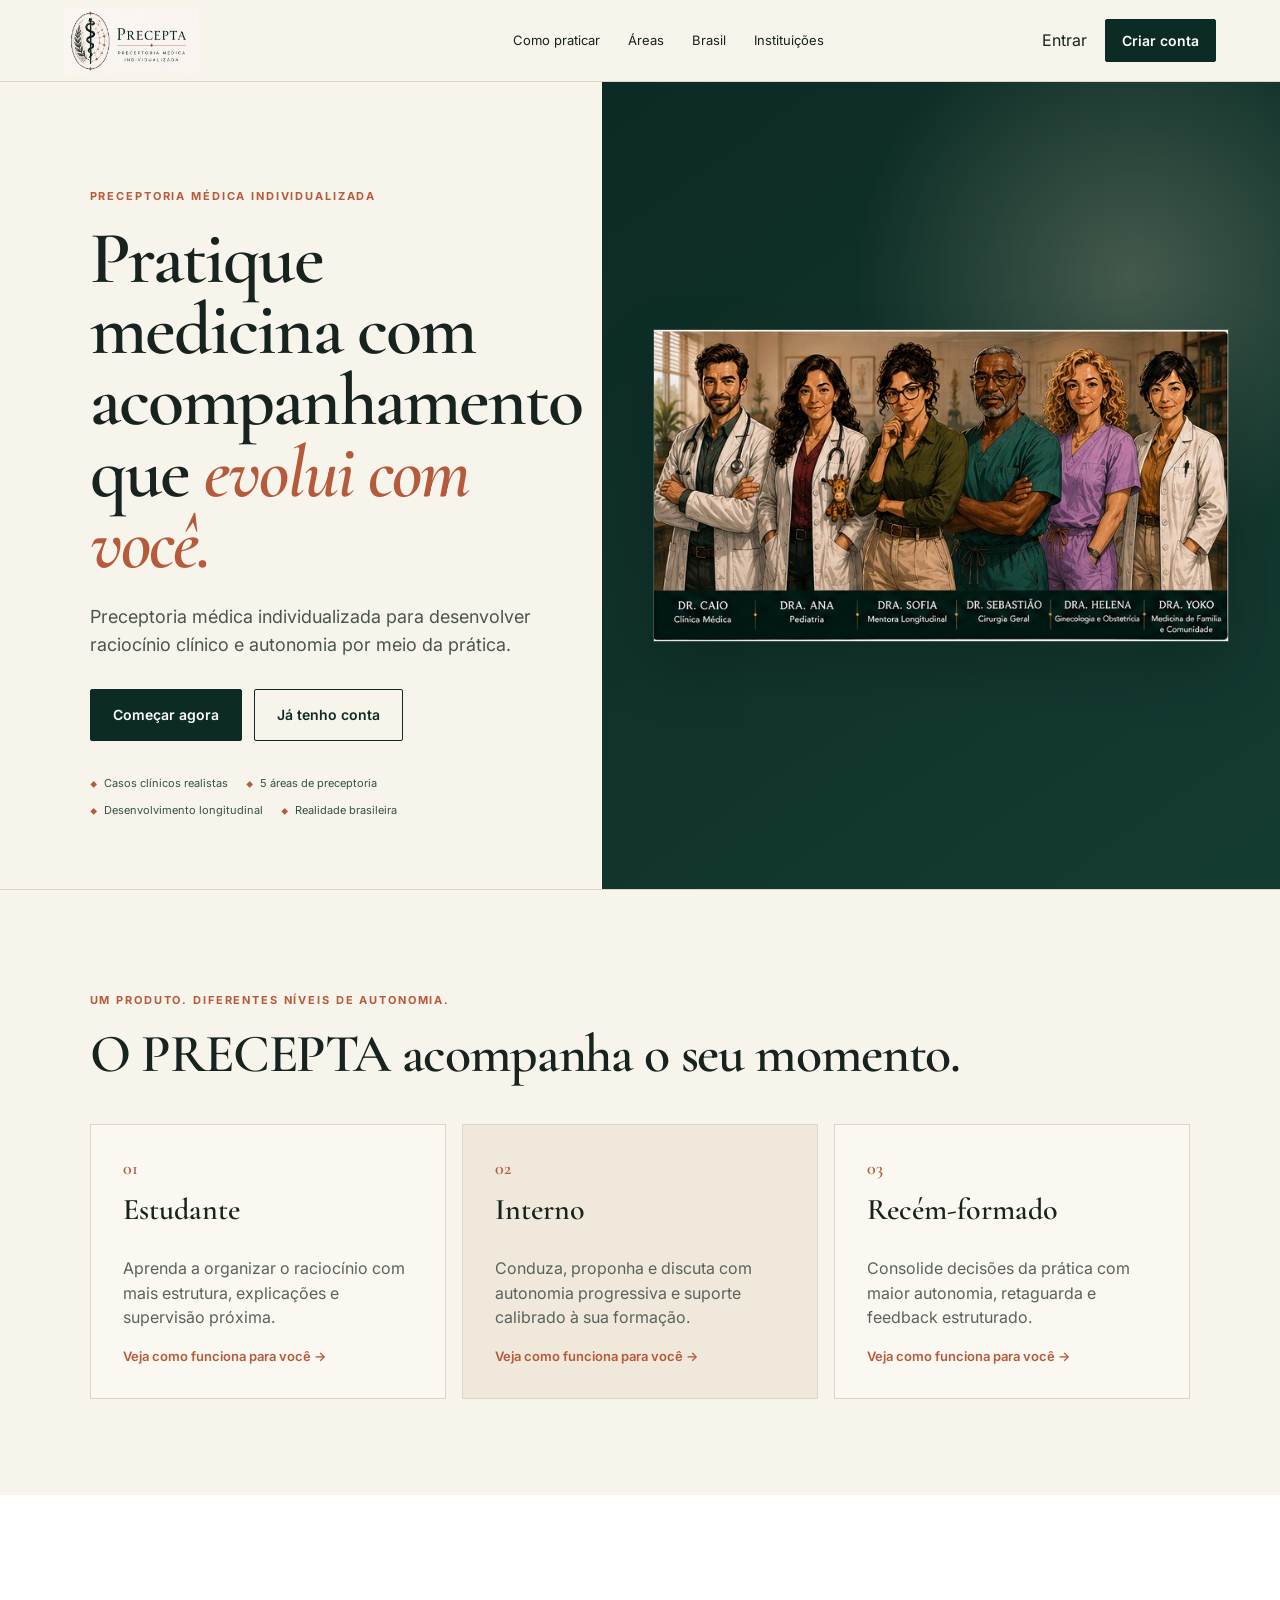
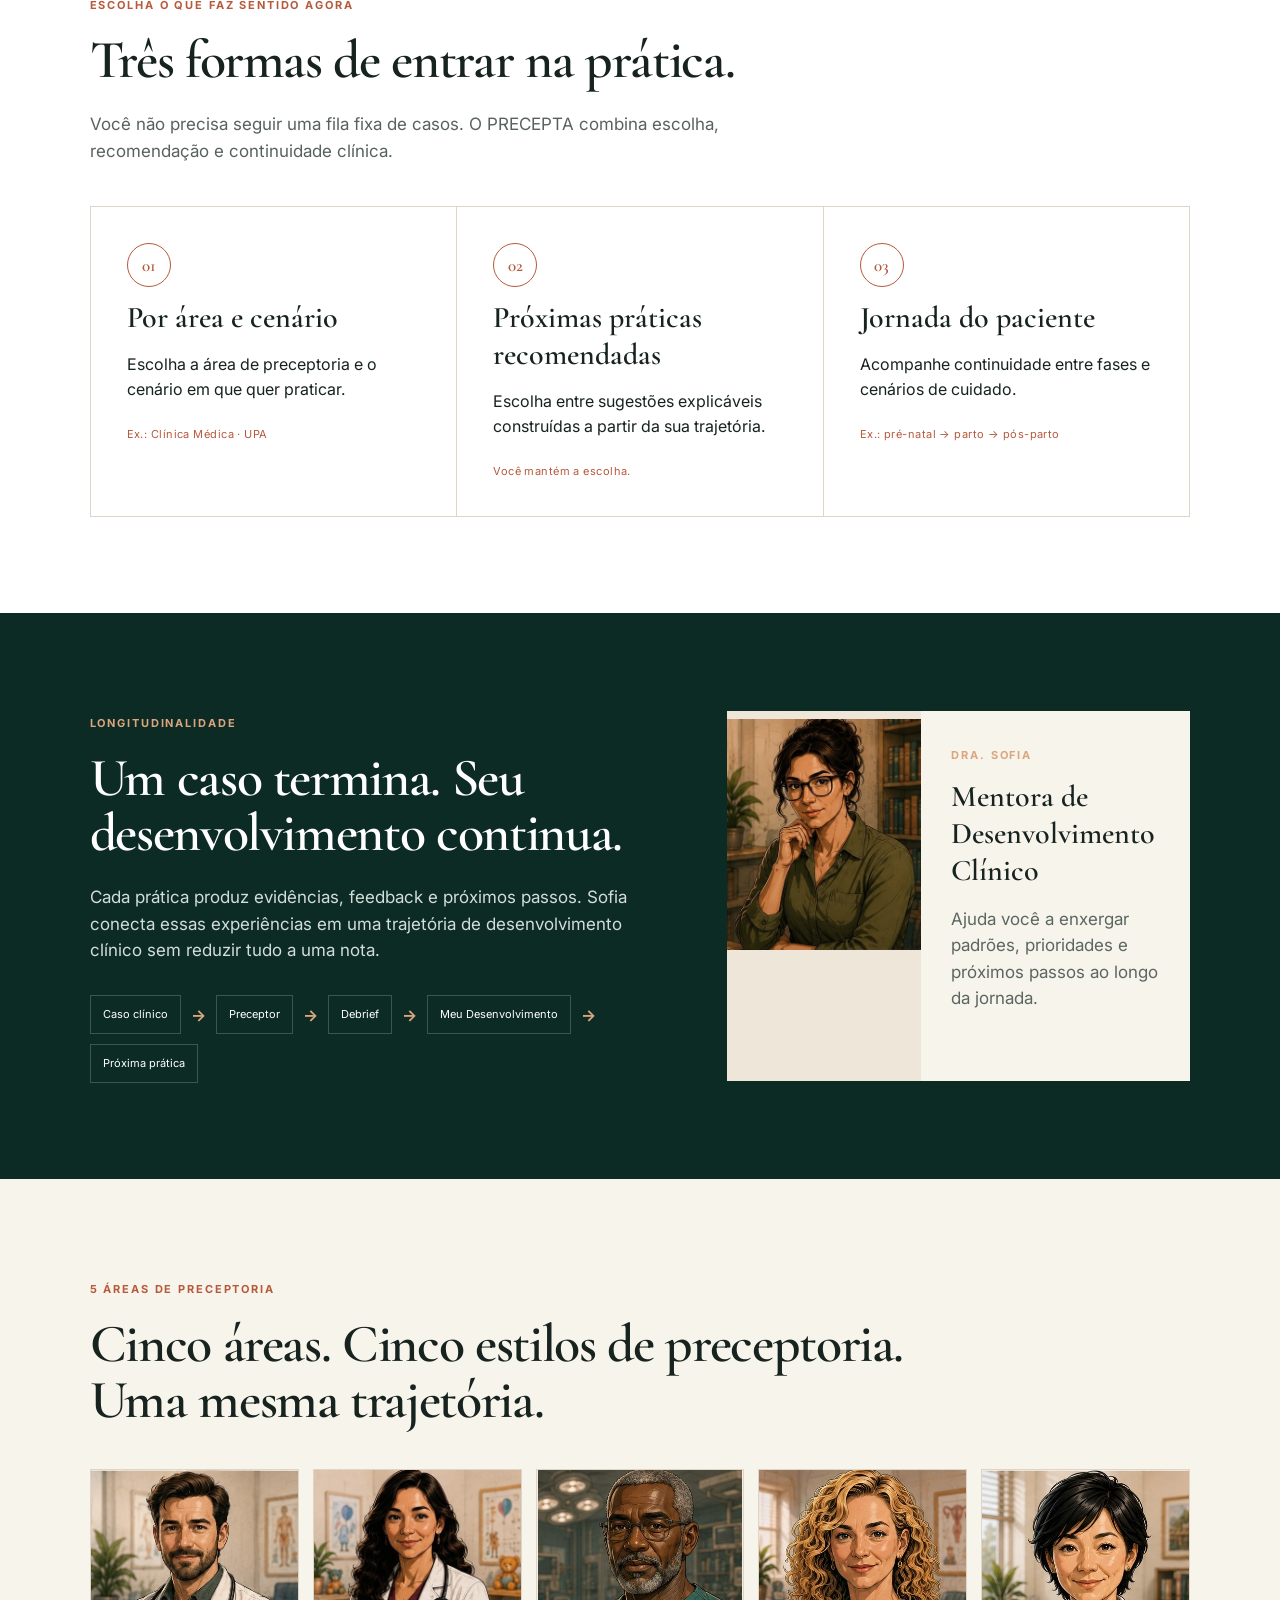
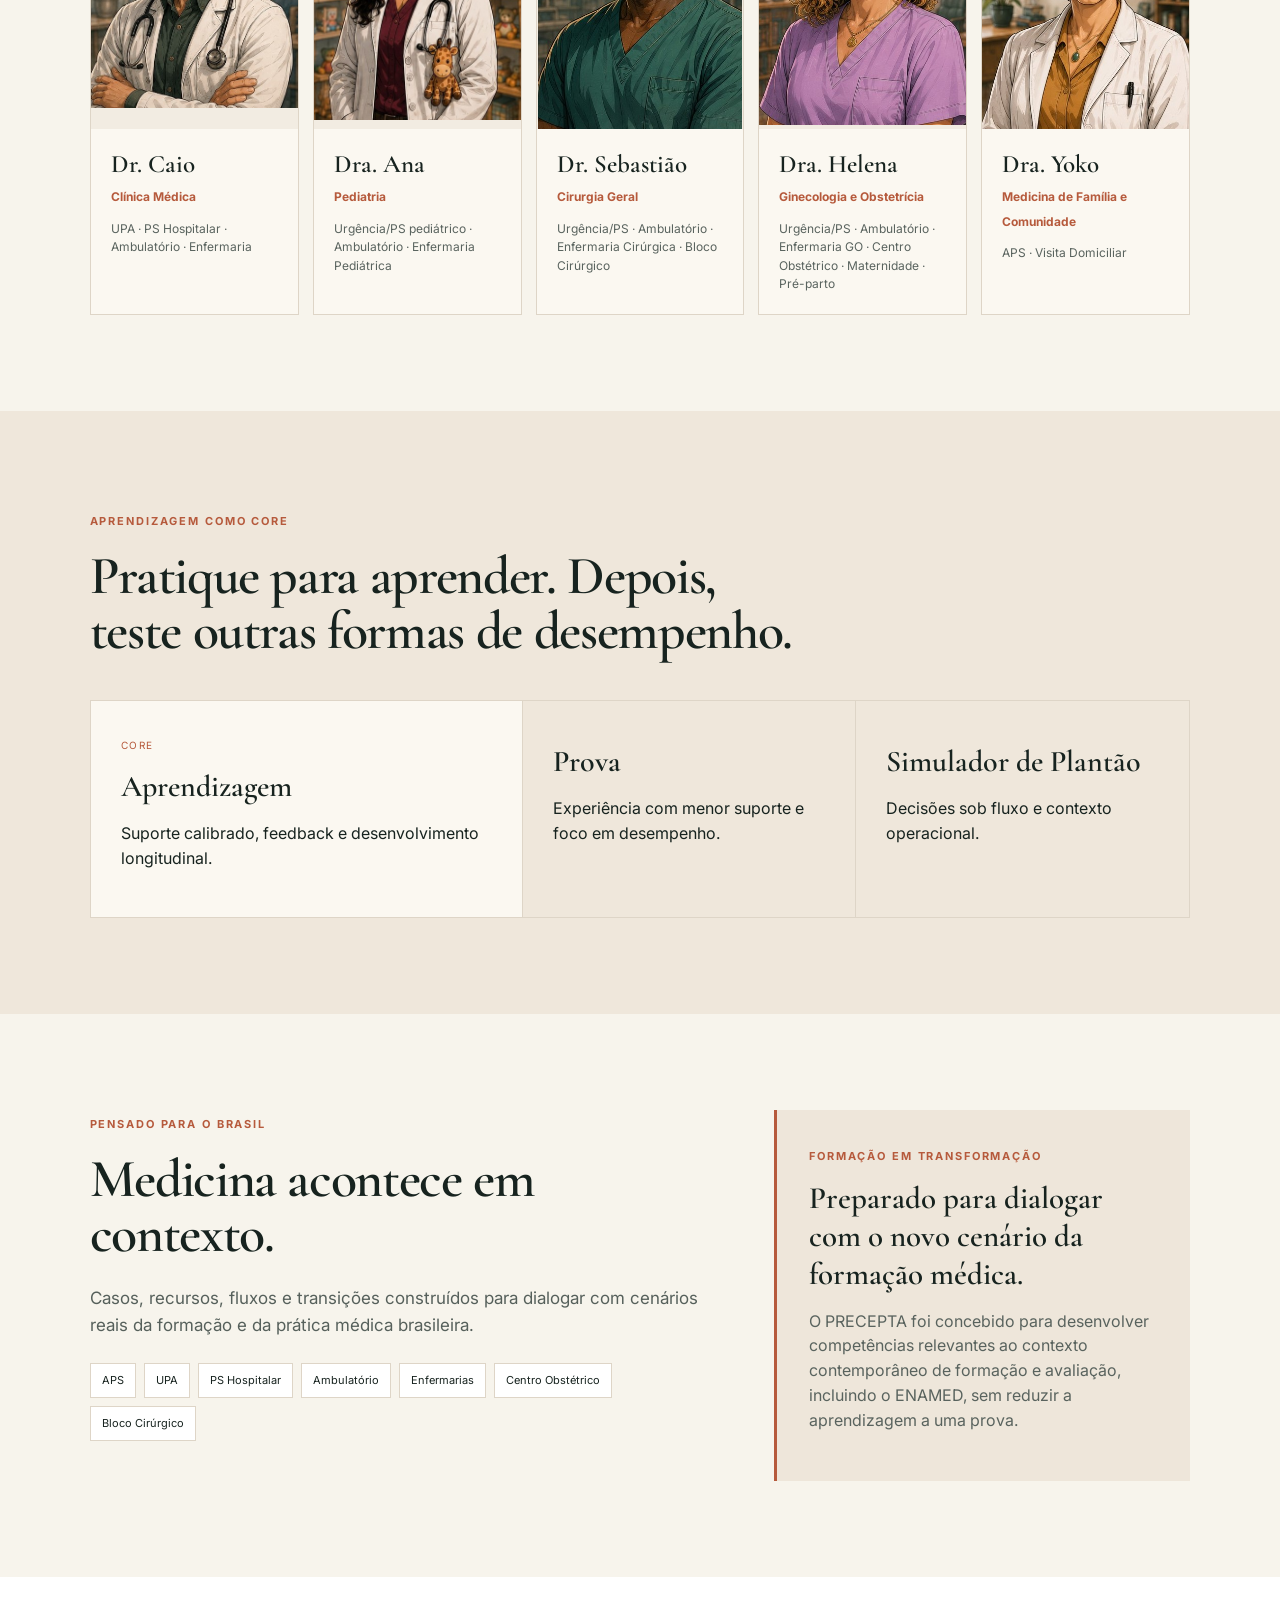
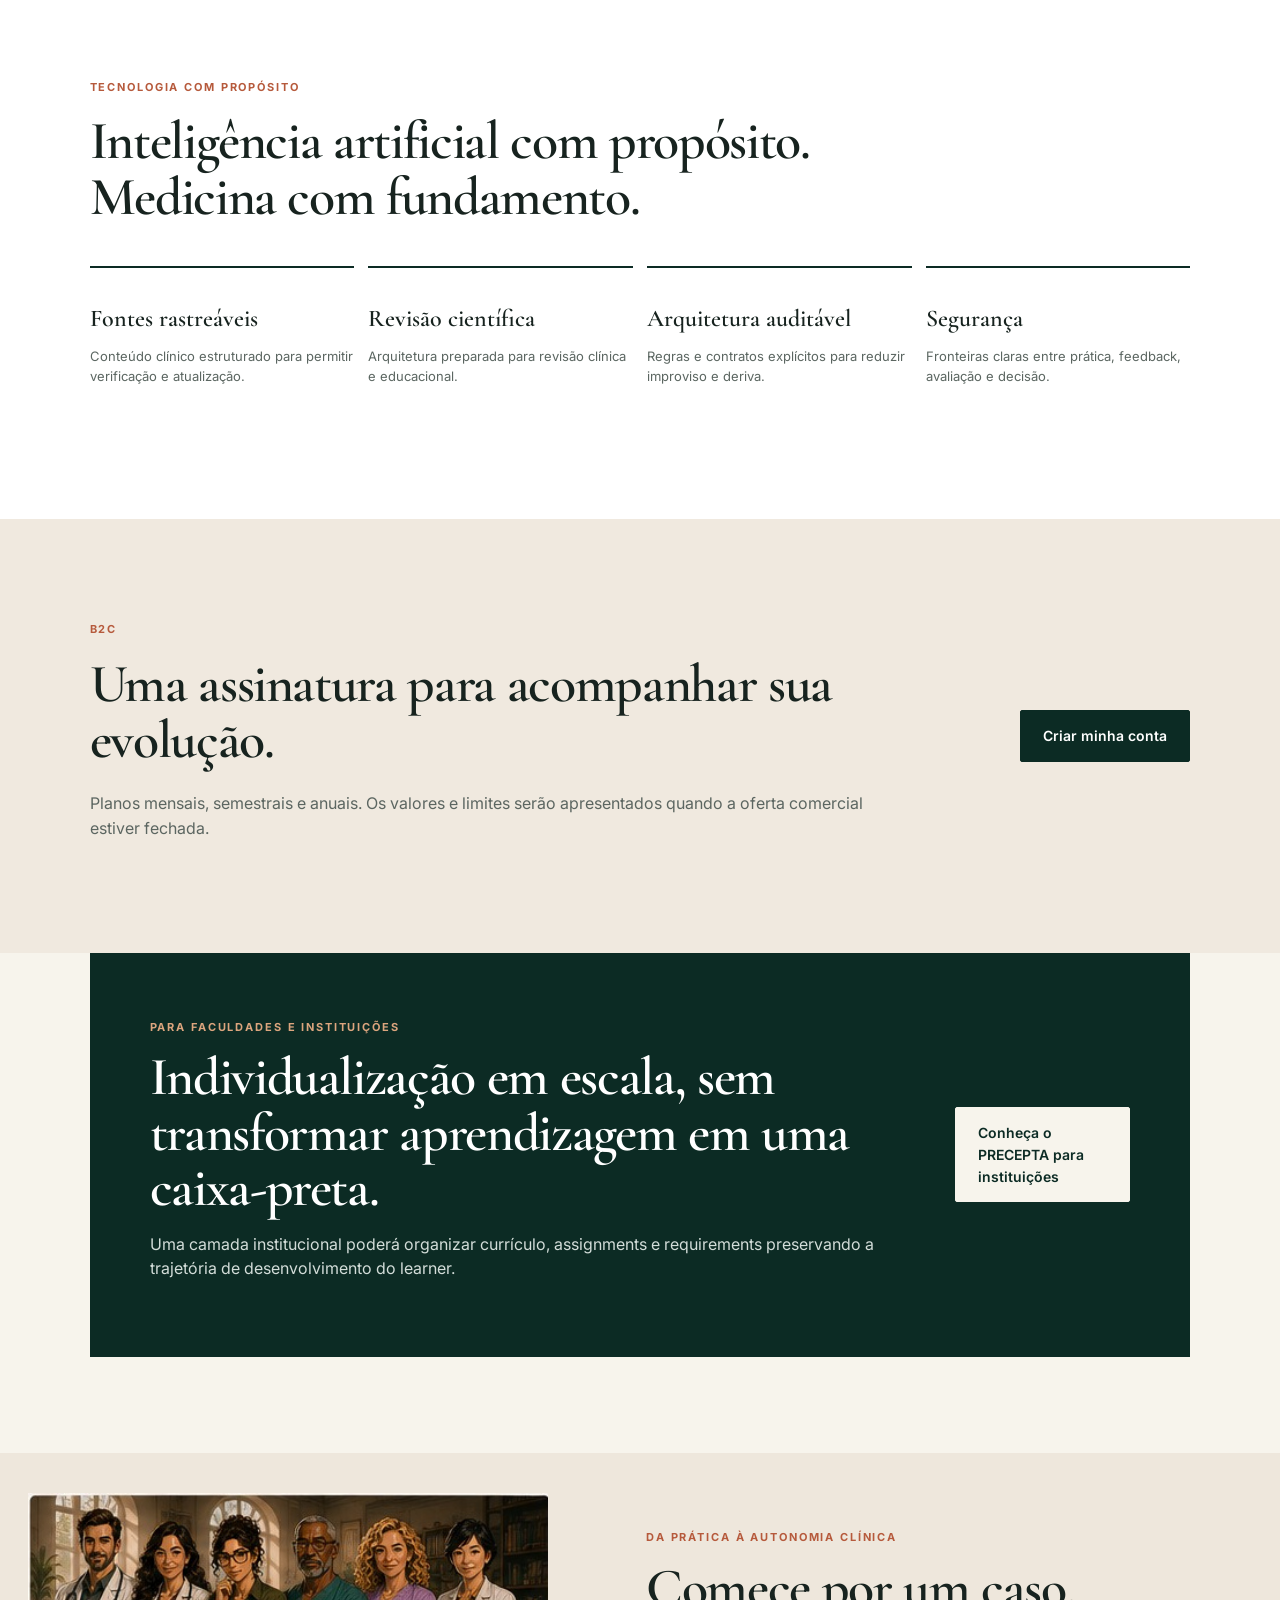
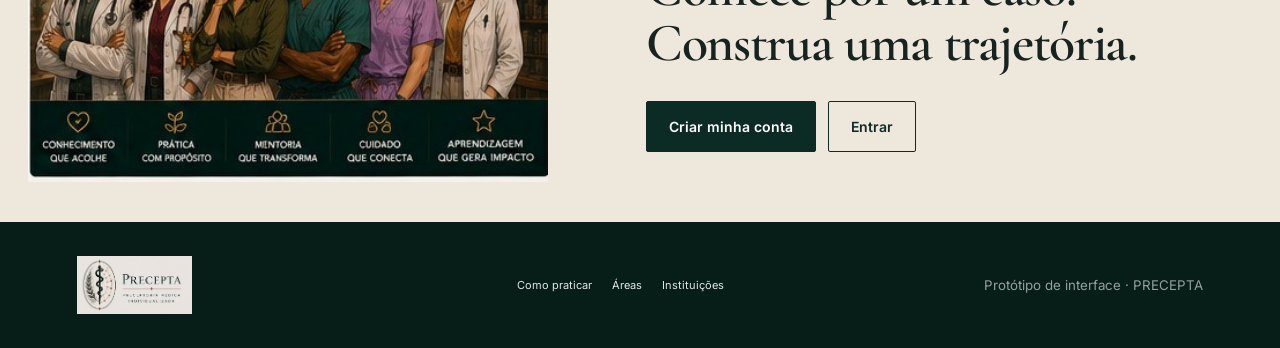
<file: index.html>
<!doctype html>
<html lang="pt-BR">
<head>

<meta charset="utf-8">
<meta name="viewport" content="width=device-width,initial-scale=1">
<meta name="theme-color" content="#0C2B24">
<link rel="preconnect" href="https://fonts.googleapis.com">
<link rel="preconnect" href="https://fonts.gstatic.com" crossorigin>
<link href="https://fonts.googleapis.com/css2?family=Cormorant+Garamond:wght@500;600;700&family=Inter:wght@400;500;600;700&display=swap" rel="stylesheet">
<link rel="stylesheet" href="styles.css">

<title>PRECEPTA — Preceptoria médica individualizada</title>
<meta name="description" content="Preceptoria médica individualizada para desenvolver raciocínio clínico e autonomia por meio da prática.">
</head>
<body>
<header class="site-header">
  <a href="index.html" class="brand" aria-label="PRECEPTA">
    <img src="assets/precepta-logo-canonical.jpg" alt="PRECEPTA — Preceptoria Médica Individualizada">
  </a>
  <nav class="desktop-nav">
    <a href="#como-praticar">Como praticar</a>
    <a href="#areas">Áreas</a>
    <a href="#brasil">Brasil</a>
    <a href="#instituicoes">Instituições</a>
  </nav>
  <div class="header-actions">
    <a class="link-button" href="login.html">Entrar</a>
    <a class="button button-small" href="cadastro.html">Criar conta</a>
  </div>
</header>

<main>
<section class="hero">
  <div class="hero-copy">
    <span class="kicker">PRECEPTORIA MÉDICA INDIVIDUALIZADA</span>
    <h1>Pratique medicina com acompanhamento que <em>evolui com você.</em></h1>
    <p class="hero-sub">Preceptoria médica individualizada para desenvolver raciocínio clínico e autonomia por meio da prática.</p>
    <div class="hero-actions">
      <a class="button" href="cadastro.html">Começar agora</a>
      <a class="button button-outline" href="login.html">Já tenho conta</a>
    </div>
    <div class="hero-proof">
      <span>Casos clínicos realistas</span>
      <span>5 áreas de preceptoria</span>
      <span>Desenvolvimento longitudinal</span>
      <span>Realidade brasileira</span>
    </div>
  </div>
  <div class="hero-visual">
    <picture>
      <source media="(max-width: 700px)" srcset="assets/group-mobile.jpg">
      <img src="assets/group-main-horizontal.jpg" alt="Dra. Sofia e os cinco preceptores do PRECEPTA">
    </picture>
  </div>
</section>

<section class="section audience" id="publicos">
  <div class="section-intro">
    <span class="kicker">UM PRODUTO. DIFERENTES NÍVEIS DE AUTONOMIA.</span>
    <h2>O PRECEPTA acompanha o seu momento.</h2>
  </div>
  <div class="audience-grid">
    <article class="audience-card">
      <span class="card-index">01</span><h3>Estudante</h3>
      <p>Aprenda a organizar o raciocínio com mais estrutura, explicações e supervisão próxima.</p>
      <a href="cadastro.html?perfil=estudante">Veja como funciona para você →</a>
    </article>
    <article class="audience-card feature">
      <span class="card-index">02</span><h3>Interno</h3>
      <p>Conduza, proponha e discuta com autonomia progressiva e suporte calibrado à sua formação.</p>
      <a href="cadastro.html?perfil=interno">Veja como funciona para você →</a>
    </article>
    <article class="audience-card">
      <span class="card-index">03</span><h3>Recém-formado</h3>
      <p>Consolide decisões da prática com maior autonomia, retaguarda e feedback estruturado.</p>
      <a href="cadastro.html?perfil=recem-formado">Veja como funciona para você →</a>
    </article>
  </div>
</section>

<section class="section practice-section" id="como-praticar">
  <div class="section-intro narrow">
    <span class="kicker">ESCOLHA O QUE FAZ SENTIDO AGORA</span>
    <h2>Três formas de entrar na prática.</h2>
    <p>Você não precisa seguir uma fila fixa de casos. O PRECEPTA combina escolha, recomendação e continuidade clínica.</p>
  </div>
  <div class="practice-grid">
    <article>
      <div class="practice-number">01</div>
      <h3>Por área e cenário</h3>
      <p>Escolha a área de preceptoria e o cenário em que quer praticar.</p>
      <span class="micro">Ex.: Clínica Médica · UPA</span>
    </article>
    <article>
      <div class="practice-number">02</div>
      <h3>Próximas práticas recomendadas</h3>
      <p>Escolha entre sugestões explicáveis construídas a partir da sua trajetória.</p>
      <span class="micro">Você mantém a escolha.</span>
    </article>
    <article>
      <div class="practice-number">03</div>
      <h3>Jornada do paciente</h3>
      <p>Acompanhe continuidade entre fases e cenários de cuidado.</p>
      <span class="micro">Ex.: pré-natal → parto → pós-parto</span>
    </article>
  </div>
</section>

<section class="section continuum">
  <div class="continuum-copy">
    <span class="kicker">LONGITUDINALIDADE</span>
    <h2>Um caso termina. Seu desenvolvimento continua.</h2>
    <p>Cada prática produz evidências, feedback e próximos passos. Sofia conecta essas experiências em uma trajetória de desenvolvimento clínico sem reduzir tudo a uma nota.</p>
    <div class="flow">
      <span>Caso clínico</span><b>→</b><span>Preceptor</span><b>→</b><span>Debrief</span><b>→</b><span>Meu Desenvolvimento</span><b>→</b><span>Próxima prática</span>
    </div>
  </div>
  <aside class="sofia-card">
    <img src="assets/sofia.jpg" alt="Dra. Sofia, Mentora de Desenvolvimento Clínico">
    <div><span class="kicker">DRA. SOFIA</span><h3>Mentora de Desenvolvimento Clínico</h3><p>Ajuda você a enxergar padrões, prioridades e próximos passos ao longo da jornada.</p></div>
  </aside>
</section>

<section class="section areas" id="areas">
  <div class="section-intro">
    <span class="kicker">5 ÁREAS DE PRECEPTORIA</span>
    <h2>Cinco áreas. Cinco estilos de preceptoria. Uma mesma trajetória.</h2>
  </div>
  <div class="areas-grid">
    <article class="area-card"><img src="assets/caio.jpg" alt="Dr. Caio"><div><h3>Dr. Caio</h3><strong>Clínica Médica</strong><p>UPA · PS Hospitalar · Ambulatório · Enfermaria</p></div></article>
    <article class="area-card"><img src="assets/ana.jpg" alt="Dra. Ana"><div><h3>Dra. Ana</h3><strong>Pediatria</strong><p>Urgência/PS pediátrico · Ambulatório · Enfermaria Pediátrica</p></div></article>
    <article class="area-card"><img src="assets/sebastiao.jpg" alt="Dr. Sebastião"><div><h3>Dr. Sebastião</h3><strong>Cirurgia Geral</strong><p>Urgência/PS · Ambulatório · Enfermaria Cirúrgica · Bloco Cirúrgico</p></div></article>
    <article class="area-card"><img src="assets/helena.jpg" alt="Dra. Helena"><div><h3>Dra. Helena</h3><strong>Ginecologia e Obstetrícia</strong><p>Urgência/PS · Ambulatório · Enfermaria GO · Centro Obstétrico · Maternidade · Pré-parto</p></div></article>
    <article class="area-card"><img src="assets/yoko.jpg" alt="Dra. Yoko"><div><h3>Dra. Yoko</h3><strong>Medicina de Família e Comunidade</strong><p>APS · Visita Domiciliar</p></div></article>
  </div>
</section>

<section class="section modes">
  <div class="section-intro narrow">
    <span class="kicker">APRENDIZAGEM COMO CORE</span>
    <h2>Pratique para aprender. Depois, teste outras formas de desempenho.</h2>
  </div>
  <div class="mode-strip">
    <article class="primary-mode"><span>CORE</span><h3>Aprendizagem</h3><p>Suporte calibrado, feedback e desenvolvimento longitudinal.</p></article>
    <article><h3>Prova</h3><p>Experiência com menor suporte e foco em desempenho.</p></article>
    <article><h3>Simulador de Plantão</h3><p>Decisões sob fluxo e contexto operacional.</p></article>
  </div>
</section>

<section class="section brazil" id="brasil">
  <div class="brazil-grid">
    <div>
      <span class="kicker">PENSADO PARA O BRASIL</span>
      <h2>Medicina acontece em contexto.</h2>
      <p>Casos, recursos, fluxos e transições construídos para dialogar com cenários reais da formação e da prática médica brasileira.</p>
      <div class="context-tags"><span>APS</span><span>UPA</span><span>PS Hospitalar</span><span>Ambulatório</span><span>Enfermarias</span><span>Centro Obstétrico</span><span>Bloco Cirúrgico</span></div>
    </div>
    <aside class="enamed-card">
      <span class="kicker">FORMAÇÃO EM TRANSFORMAÇÃO</span>
      <h3>Preparado para dialogar com o novo cenário da formação médica.</h3>
      <p>O PRECEPTA foi concebido para desenvolver competências relevantes ao contexto contemporâneo de formação e avaliação, incluindo o ENAMED, sem reduzir a aprendizagem a uma prova.</p>
    </aside>
  </div>
</section>

<section class="section trust">
  <div class="section-intro">
    <span class="kicker">TECNOLOGIA COM PROPÓSITO</span>
    <h2>Inteligência artificial com propósito. Medicina com fundamento.</h2>
  </div>
  <div class="trust-grid">
    <article><h3>Fontes rastreáveis</h3><p>Conteúdo clínico estruturado para permitir verificação e atualização.</p></article>
    <article><h3>Revisão científica</h3><p>Arquitetura preparada para revisão clínica e educacional.</p></article>
    <article><h3>Arquitetura auditável</h3><p>Regras e contratos explícitos para reduzir improviso e deriva.</p></article>
    <article><h3>Segurança</h3><p>Fronteiras claras entre prática, feedback, avaliação e decisão.</p></article>
  </div>
</section>

<section class="section subscriptions">
  <div>
    <span class="kicker">B2C</span>
    <h2>Uma assinatura para acompanhar sua evolução.</h2>
    <p>Planos mensais, semestrais e anuais. Os valores e limites serão apresentados quando a oferta comercial estiver fechada.</p>
  </div>
  <a class="button" href="cadastro.html">Criar minha conta</a>
</section>

<section class="section institutions" id="instituicoes">
  <div class="institution-card">
    <div><span class="kicker light-kicker">PARA FACULDADES E INSTITUIÇÕES</span><h2>Individualização em escala, sem transformar aprendizagem em uma caixa-preta.</h2><p>Uma camada institucional poderá organizar currículo, assignments e requirements preservando a trajetória de desenvolvimento do learner.</p></div>
    <a class="button button-light" href="mailto:institucional@precepta.com.br">Conheça o PRECEPTA para instituições</a>
  </div>
</section>

<section class="final-cta">
  <img src="assets/group-editorial.jpg" alt="Equipe PRECEPTA">
  <div><span class="kicker">DA PRÁTICA À AUTONOMIA CLÍNICA</span><h2>Comece por um caso. Construa uma trajetória.</h2><div class="hero-actions"><a class="button" href="cadastro.html">Criar minha conta</a><a class="button button-outline" href="login.html">Entrar</a></div></div>
</section>
</main>

<footer>
  <img src="assets/precepta-logo-canonical.jpg" alt="PRECEPTA">
  <div><a href="#como-praticar">Como praticar</a><a href="#areas">Áreas</a><a href="#instituicoes">Instituições</a></div>
  <small>Protótipo de interface · PRECEPTA</small>
</footer>
<script src="script.js"></script>
</body>
</html>
</file>
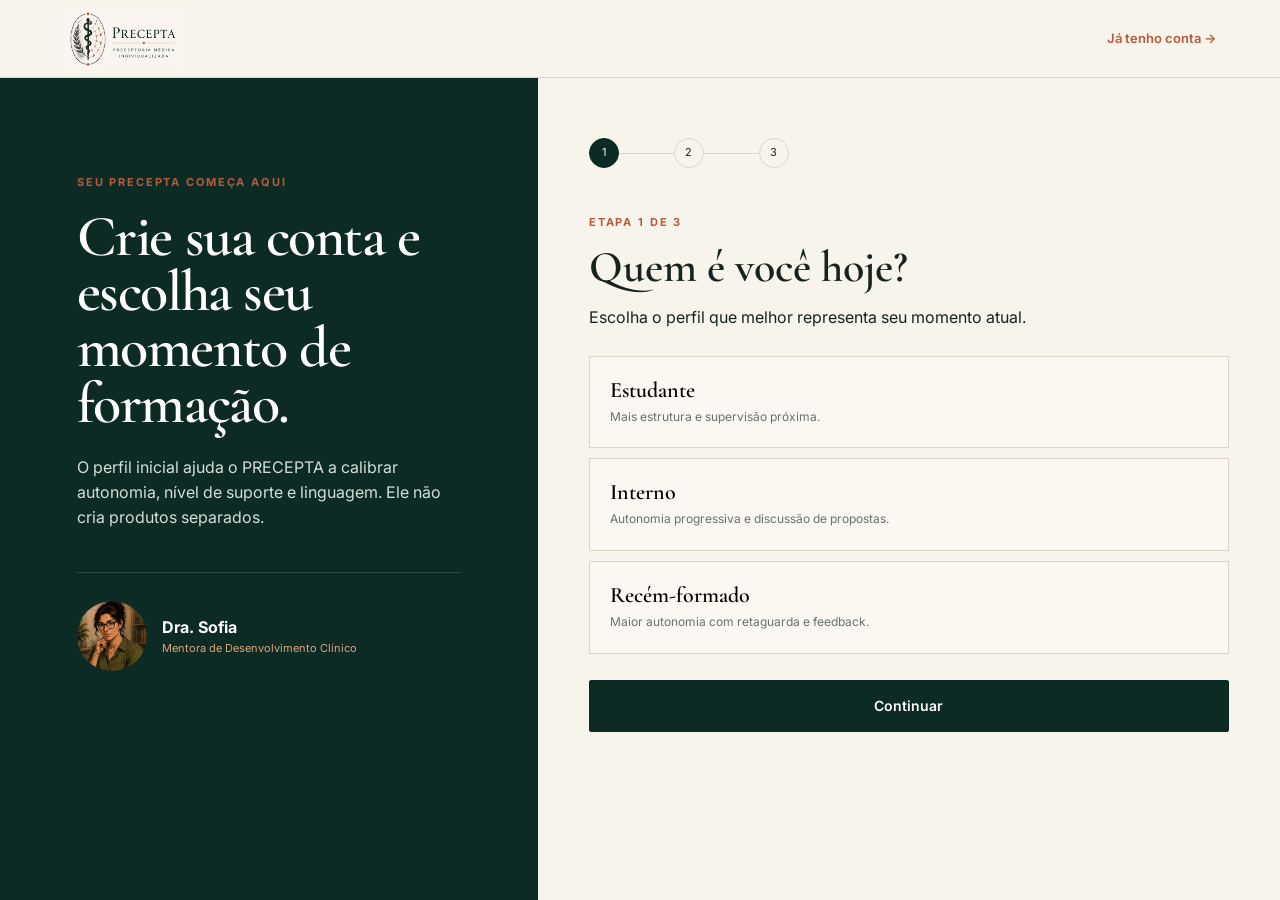
<file: cadastro.html>
<!doctype html>
<html lang="pt-BR"><head>
<meta charset="utf-8">
<meta name="viewport" content="width=device-width,initial-scale=1">
<meta name="theme-color" content="#0C2B24">
<link rel="preconnect" href="https://fonts.googleapis.com">
<link rel="preconnect" href="https://fonts.gstatic.com" crossorigin>
<link href="https://fonts.googleapis.com/css2?family=Cormorant+Garamond:wght@500;600;700&family=Inter:wght@400;500;600;700&display=swap" rel="stylesheet">
<link rel="stylesheet" href="styles.css">
<title>Criar conta — PRECEPTA</title></head>
<body class="auth-body">
<header class="auth-header"><a href="index.html"><img src="assets/precepta-logo-canonical.jpg" alt="PRECEPTA"></a><a href="login.html">Já tenho conta →</a></header>
<main class="signup-layout">
  <section class="signup-intro">
    <span class="kicker">SEU PRECEPTA COMEÇA AQUI</span>
    <h1>Crie sua conta e escolha seu momento de formação.</h1>
    <p>O perfil inicial ajuda o PRECEPTA a calibrar autonomia, nível de suporte e linguagem. Ele não cria produtos separados.</p>
    <div class="signup-sofia"><img src="assets/sofia.jpg" alt="Dra. Sofia"><div><strong>Dra. Sofia</strong><span>Mentora de Desenvolvimento Clínico</span></div></div>
  </section>
  <section class="signup-card">
    <div class="steps-head"><span class="step active">1</span><i></i><span class="step">2</span><i></i><span class="step">3</span></div>
    <div id="signup-step-1" class="signup-step active">
      <span class="kicker">ETAPA 1 DE 3</span><h2>Quem é você hoje?</h2>
      <p>Escolha o perfil que melhor representa seu momento atual.</p>
      <div class="profile-select">
        <button type="button" data-profile="estudante"><b>Estudante</b><span>Mais estrutura e supervisão próxima.</span></button>
        <button type="button" data-profile="interno"><b>Interno</b><span>Autonomia progressiva e discussão de propostas.</span></button>
        <button type="button" data-profile="recem-formado"><b>Recém-formado</b><span>Maior autonomia com retaguarda e feedback.</span></button>
      </div>
      <button class="button full next-signup" type="button" disabled>Continuar</button>
    </div>
    <div id="signup-step-2" class="signup-step">
      <span class="kicker">ETAPA 2 DE 3</span><h2>Seus dados de acesso</h2>
      <label>Nome<input type="text" placeholder="Como devemos chamar você?"></label>
      <label>E-mail<input type="email" placeholder="voce@exemplo.com"></label>
      <label>Senha<div class="password-wrap"><input id="signup-password" type="password" placeholder="Crie uma senha"><button type="button" class="show-pass" data-target="signup-password">Mostrar</button></div></label>
      <div class="form-actions"><button class="button button-outline back-signup" type="button">Voltar</button><button class="button next-signup" type="button">Continuar</button></div>
    </div>
    <div id="signup-step-3" class="signup-step">
      <span class="kicker">ETAPA 3 DE 3</span><h2>Como você quer começar?</h2>
      <p>Isso só organiza sua primeira experiência. Depois você poderá explorar livremente.</p>
      <div class="start-options">
        <button type="button"><b>Explorar por área e cenário</b><span>Escolha onde e o que praticar.</span></button>
        <button type="button"><b>Receber uma recomendação</b><span>Comece por uma prática sugerida.</span></button>
        <button type="button"><b>Entrar em uma jornada</b><span>Acompanhe continuidade de cuidado.</span></button>
      </div>
      <button class="button full" type="button" onclick="demoNotice('Cadastro de demonstração concluído')">Criar minha conta</button>
      <p class="terms">Ao criar sua conta, você concorda com os Termos de Uso e Política de Privacidade.</p>
    </div>
  </section>
</main>
<script src="script.js"></script></body></html>
</file>
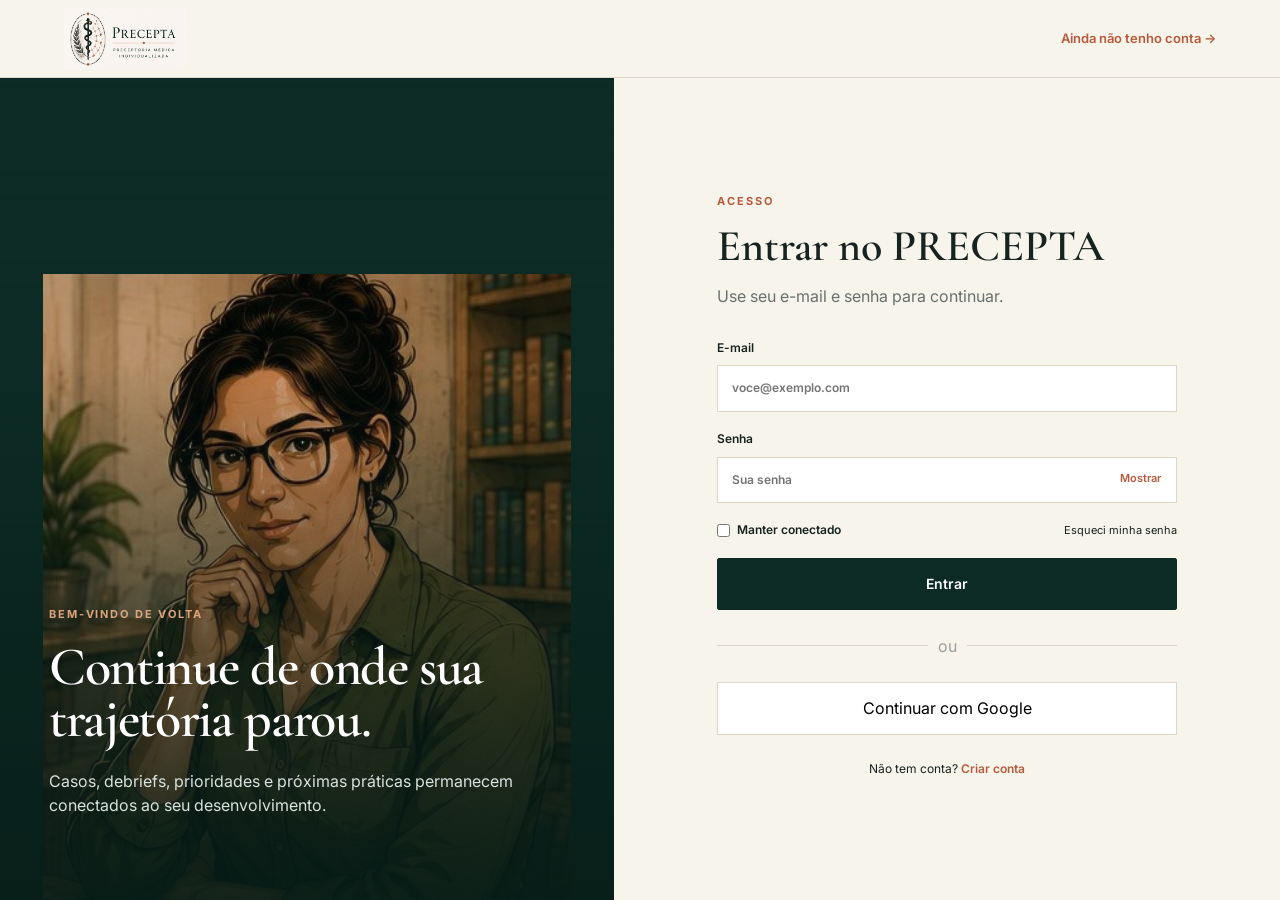
<file: login.html>
<!doctype html>
<html lang="pt-BR"><head>
<meta charset="utf-8">
<meta name="viewport" content="width=device-width,initial-scale=1">
<meta name="theme-color" content="#0C2B24">
<link rel="preconnect" href="https://fonts.googleapis.com">
<link rel="preconnect" href="https://fonts.gstatic.com" crossorigin>
<link href="https://fonts.googleapis.com/css2?family=Cormorant+Garamond:wght@500;600;700&family=Inter:wght@400;500;600;700&display=swap" rel="stylesheet">
<link rel="stylesheet" href="styles.css">
<title>Entrar — PRECEPTA</title></head>
<body class="auth-body">
<header class="auth-header"><a href="index.html"><img src="assets/precepta-logo-canonical.jpg" alt="PRECEPTA"></a><a href="cadastro.html">Ainda não tenho conta →</a></header>
<main class="auth-layout">
  <section class="auth-art">
    <img src="assets/sofia.jpg" alt="Dra. Sofia">
    <div class="auth-art-copy"><span class="kicker light-kicker">BEM-VINDO DE VOLTA</span><h1>Continue de onde sua trajetória parou.</h1><p>Casos, debriefs, prioridades e próximas práticas permanecem conectados ao seu desenvolvimento.</p></div>
  </section>
  <section class="auth-form-wrap">
    <div class="auth-form">
      <span class="kicker">ACESSO</span>
      <h2>Entrar no PRECEPTA</h2>
      <p class="form-intro">Use seu e-mail e senha para continuar.</p>
      <form onsubmit="event.preventDefault(); demoNotice('Login de demonstração');">
        <label>E-mail<input type="email" placeholder="voce@exemplo.com" required></label>
        <label>Senha<div class="password-wrap"><input id="login-password" type="password" placeholder="Sua senha" required><button type="button" class="show-pass" data-target="login-password">Mostrar</button></div></label>
        <div class="form-row"><label class="check"><input type="checkbox"> Manter conectado</label><a href="#">Esqueci minha senha</a></div>
        <button class="button full" type="submit">Entrar</button>
      </form>
      <div class="form-divider"><span>ou</span></div>
      <button class="social-button" type="button" onclick="demoNotice('Login Google de demonstração')">Continuar com Google</button>
      <p class="auth-foot">Não tem conta? <a href="cadastro.html">Criar conta</a></p>
    </div>
  </section>
</main>
<script src="script.js"></script></body></html>
</file>
<file: styles.css>
:root{
  --green:#0C2B24;--sage:#335246;--terra:#B65A3C;--sand:#DCC9AE;--ivory:#F7F4EC;
  --ink:#17231f;--muted:#68716d;--line:#ded5c7;--white:#fff;--soft:#eee7dc;
  --serif:"Cormorant Garamond",Georgia,serif;--sans:Inter,Arial,sans-serif;
}
*{box-sizing:border-box}html{scroll-behavior:smooth}body{margin:0;background:var(--ivory);color:var(--ink);font-family:var(--sans);line-height:1.55}
a{text-decoration:none;color:inherit}img{max-width:100%;display:block}button,input{font:inherit}.kicker{font-size:11px;font-weight:700;letter-spacing:.17em;color:var(--terra)}
.site-header{height:82px;padding:0 clamp(20px,5vw,76px);display:flex;align-items:center;justify-content:space-between;border-bottom:1px solid var(--line);position:sticky;top:0;background:rgba(247,244,236,.95);backdrop-filter:blur(12px);z-index:20}
.brand img{width:230px;height:68px;object-fit:cover;object-position:left top}
.desktop-nav{display:flex;gap:28px;font-size:13px}.desktop-nav a:hover,.link-button:hover{color:var(--terra)}.header-actions{display:flex;align-items:center;gap:18px}
.button{display:inline-flex;align-items:center;justify-content:center;border:1px solid var(--green);background:var(--green);color:white;padding:14px 22px;border-radius:2px;font-size:14px;font-weight:600;cursor:pointer}
.button-small{padding:10px 16px}.button-outline{background:transparent;color:var(--green)}.button-light{background:var(--ivory);color:var(--green);border-color:var(--ivory)}.full{width:100%}
.hero{display:grid;grid-template-columns:47% 53%;min-height:690px;border-bottom:1px solid var(--line)}.hero-copy{padding:100px 5vw 70px 7vw;align-self:center}.hero h1,.section h2,.final-cta h2,.auth-art h1,.signup-intro h1{font:600 clamp(46px,5.8vw,78px)/.96 var(--serif);letter-spacing:-.025em;margin:16px 0 24px}.hero h1 em{color:var(--terra);font-style:italic}.hero-sub{font-size:18px;color:#4a5550;max-width:650px}.hero-actions{display:flex;gap:12px;margin-top:30px}.hero-proof{margin-top:34px;display:flex;flex-wrap:wrap;gap:10px 18px;font-size:11px;color:var(--sage)}.hero-proof span:before{content:"◆";font-size:7px;color:var(--terra);margin-right:7px}
.hero-visual{background:var(--green);display:flex;align-items:stretch;overflow:hidden}.hero-visual picture,.hero-visual img{width:100%;height:100%}.hero-visual img{object-fit:cover}
.section{padding:96px clamp(20px,7vw,110px)}.section-intro{max-width:880px;margin-bottom:42px}.section-intro.narrow{max-width:720px}.section h2,.final-cta h2{font-size:clamp(38px,4.2vw,58px);line-height:1.03}.section-intro p{font-size:17px;color:#58625d}
.audience-grid{display:grid;grid-template-columns:repeat(3,1fr);gap:16px}.audience-card{border:1px solid var(--line);padding:32px;background:#fbf8f1;min-height:260px;display:flex;flex-direction:column}.audience-card.feature{background:#efe8db}.card-index{font:600 18px var(--serif);color:var(--terra)}.audience-card h3,.practice-grid h3,.area-card h3,.mode-strip h3,.trust-grid h3,.enamed-card h3,.sofia-card h3{font:600 30px var(--serif);margin:12px 0}.audience-card p{color:#59635e}.audience-card a{margin-top:auto;color:var(--terra);font-size:13px;font-weight:600}
.practice-section{background:white}.practice-grid{display:grid;grid-template-columns:repeat(3,1fr);gap:1px;background:var(--line);border:1px solid var(--line)}.practice-grid article{background:white;padding:36px;min-height:280px}.practice-number{width:44px;height:44px;border:1px solid var(--terra);border-radius:50%;display:grid;place-items:center;font:600 17px var(--serif);color:var(--terra)}.micro{display:block;margin-top:24px;font-size:11px;color:var(--terra);letter-spacing:.04em}
.continuum{background:var(--green);color:white;display:grid;grid-template-columns:1.1fr .9fr;gap:70px;align-items:center}.continuum .kicker{color:#dca57e}.continuum p{color:#d3ddd9;font-size:17px}.flow{display:flex;flex-wrap:wrap;gap:10px;align-items:center;margin-top:32px}.flow span{border:1px solid rgba(255,255,255,.2);padding:10px 12px;font-size:11px}.flow b{color:#dca57e}.sofia-card{background:var(--ivory);color:var(--ink);display:grid;grid-template-columns:42% 58%;min-height:370px}.sofia-card img{width:100%;height:100%;object-fit:cover;object-position:center top}.sofia-card div{padding:30px}.sofia-card p{color:#5b6661}
.areas-grid{display:grid;grid-template-columns:repeat(5,1fr);gap:14px}.area-card{border:1px solid var(--line);background:#fbf8f1}.area-card img{width:100%;aspect-ratio:4/5;object-fit:cover;object-position:center top}.area-card div{padding:20px}.area-card h3{margin:0 0 4px;font-size:25px}.area-card strong{font-size:12px;color:var(--terra)}.area-card p{font-size:12px;color:#59635e;margin-bottom:0}
.modes{background:#efe7db}.mode-strip{display:grid;grid-template-columns:1.3fr 1fr 1fr;border:1px solid var(--line)}.mode-strip article{padding:30px;border-right:1px solid var(--line)}.mode-strip article:last-child{border-right:0}.primary-mode{background:#fbf8f1}.primary-mode>span{font-size:10px;letter-spacing:.16em;color:var(--terra)}
.brazil-grid{display:grid;grid-template-columns:1.2fr .8fr;gap:60px}.brazil-grid>div>p{font-size:17px;color:#56605b;max-width:750px}.context-tags{display:flex;flex-wrap:wrap;gap:8px;margin-top:25px}.context-tags span{border:1px solid var(--line);padding:8px 11px;background:white;font-size:11px}.enamed-card{background:#eee6da;border-left:3px solid var(--terra);padding:32px}.enamed-card h3{font-size:31px}.enamed-card p{color:#59635e}
.trust{background:white}.trust-grid{display:grid;grid-template-columns:repeat(4,1fr);gap:14px}.trust-grid article{border-top:2px solid var(--green);padding:24px 0}.trust-grid h3{font-size:24px}.trust-grid p{font-size:13px;color:#5b6661}
.subscriptions{display:flex;align-items:center;justify-content:space-between;gap:50px;background:#f0e9df}.subscriptions>div{max-width:800px}.subscriptions p{color:#5c6661}
.institutions{padding-top:0}.institution-card{background:var(--green);color:white;padding:60px;display:flex;align-items:center;justify-content:space-between;gap:50px}.institution-card>div{max-width:820px}.institution-card h2{margin:12px 0 16px}.institution-card p{color:#d3ddd9}.light-kicker{color:#dca57e}
.final-cta{display:grid;grid-template-columns:45% 55%;align-items:center;background:#eee7dc}.final-cta>img{width:100%;height:100%;min-height:430px;object-fit:cover}.final-cta>div{padding:70px}.final-cta h2{margin:12px 0 20px}
footer{background:#071d18;color:#dfe7e3;padding:34px clamp(20px,6vw,90px);display:flex;justify-content:space-between;align-items:center;gap:24px}footer img{width:180px;height:58px;object-fit:cover;object-position:left top;filter:brightness(.93)}footer div{display:flex;gap:20px;font-size:11px}footer small{opacity:.65}

/* AUTH */
.auth-body{min-height:100vh}.auth-header{height:78px;padding:0 5vw;display:flex;align-items:center;justify-content:space-between;border-bottom:1px solid var(--line);background:var(--ivory)}.auth-header img{width:210px;height:62px;object-fit:cover;object-position:left top}.auth-header>a:last-child{font-size:13px;color:var(--terra);font-weight:600}
.auth-layout{display:grid;grid-template-columns:48% 52%;min-height:calc(100vh - 78px)}.auth-art{position:relative;background:var(--green);overflow:hidden}.auth-art>img{width:100%;height:100%;object-fit:cover;object-position:center top;opacity:.72}.auth-art:after{content:"";position:absolute;inset:0;background:linear-gradient(180deg,transparent 20%,rgba(7,29,24,.88) 100%)}.auth-art-copy{position:absolute;z-index:2;left:8%;right:8%;bottom:8%;color:white}.auth-art-copy h1{font-size:54px}.auth-art-copy p{font-size:16px;color:#d9e2de;max-width:620px}
.auth-form-wrap{display:grid;place-items:center;padding:50px}.auth-form{width:min(460px,100%)}.auth-form h2,.signup-card h2{font:600 44px/1 var(--serif);margin:12px 0}.form-intro{color:#68716d;margin-bottom:30px}.auth-form label,.signup-card label{display:block;font-size:12px;font-weight:600;margin:18px 0}.auth-form input,.signup-card input{width:100%;margin-top:8px;border:1px solid var(--line);background:#fff;padding:13px 14px;outline:0}.auth-form input:focus,.signup-card input:focus{border-color:var(--sage)}.password-wrap{position:relative}.password-wrap input{padding-right:78px}.show-pass{position:absolute;right:10px;top:50%;transform:translateY(-35%);border:0;background:none;color:var(--terra);font-size:11px;cursor:pointer}.form-row{display:flex;align-items:center;justify-content:space-between;font-size:11px;margin:18px 0}.check{display:flex!important;align-items:center;gap:7px;margin:0!important}.check input{width:auto;margin:0}.form-divider{display:flex;align-items:center;gap:10px;color:#9a9f9c;margin:24px 0}.form-divider:before,.form-divider:after{content:"";height:1px;background:var(--line);flex:1}.social-button{width:100%;padding:13px;border:1px solid var(--line);background:white;cursor:pointer}.auth-foot{text-align:center;font-size:12px;margin-top:25px}.auth-foot a{color:var(--terra);font-weight:600}

/* SIGNUP */
.signup-layout{display:grid;grid-template-columns:42% 58%;min-height:calc(100vh - 78px)}.signup-intro{padding:90px 6vw;background:var(--green);color:white}.signup-intro h1{font-size:58px}.signup-intro>p{color:#d4ded9;max-width:580px}.signup-sofia{display:flex;align-items:center;gap:15px;margin-top:42px;border-top:1px solid rgba(255,255,255,.15);padding-top:28px}.signup-sofia img{width:70px;height:70px;border-radius:50%;object-fit:cover;object-position:center top}.signup-sofia span{display:block;font-size:11px;color:#dca57e}.signup-card{margin:60px auto;width:min(640px,calc(100% - 40px));align-self:start}.steps-head{display:flex;align-items:center;margin-bottom:40px}.step{width:30px;height:30px;border:1px solid var(--line);border-radius:50%;display:grid;place-items:center;font-size:11px}.step.active{background:var(--green);color:white;border-color:var(--green)}.steps-head i{height:1px;background:var(--line);width:55px}.signup-step{display:none}.signup-step.active{display:block}.profile-select,.start-options{display:grid;gap:10px;margin:26px 0}.profile-select button,.start-options button{padding:20px;text-align:left;border:1px solid var(--line);background:#fbf8f1;cursor:pointer}.profile-select button.selected,.start-options button.selected{border-color:var(--green);box-shadow:inset 3px 0 0 var(--green)}.profile-select b,.start-options b{display:block;font:600 22px var(--serif)}.profile-select span,.start-options span{font-size:12px;color:#68716d}.form-actions{display:flex;justify-content:space-between;gap:12px;margin-top:25px}.terms{font-size:10px;color:#8b918e;text-align:center;margin-top:16px}
.demo-toast{position:fixed;right:20px;bottom:20px;background:var(--green);color:white;padding:14px 18px;z-index:99;box-shadow:0 10px 30px rgba(0,0,0,.2);font-size:12px}

@media(max-width:1050px){
  .desktop-nav{display:none}.hero{grid-template-columns:1fr}.hero-copy{padding:70px 7vw 45px}.hero-visual{min-height:470px}.areas-grid{grid-template-columns:repeat(3,1fr)}.trust-grid{grid-template-columns:repeat(2,1fr)}
  .auth-layout,.signup-layout{grid-template-columns:1fr}.auth-art{min-height:430px}.signup-intro{padding:70px 8vw}
}
@media(max-width:700px){
  .site-header{height:68px;padding:0 14px}.brand img{width:150px;height:50px}.header-actions{gap:10px}.link-button{display:none}.button-small{padding:9px 12px}
  .hero-copy{padding:50px 20px 34px}.hero h1{font-size:48px}.hero-sub{font-size:16px}.hero-actions{flex-direction:column}.hero-visual{min-height:440px}.hero-visual img{object-position:center top}
  .section{padding:70px 20px}.section h2,.final-cta h2{font-size:40px}.audience-grid,.practice-grid,.areas-grid,.trust-grid,.mode-strip{grid-template-columns:1fr}.audience-card,.practice-grid article{min-height:0}.continuum{grid-template-columns:1fr;gap:35px}.sofia-card{grid-template-columns:1fr}.sofia-card img{height:360px}
  .brazil-grid{grid-template-columns:1fr;gap:25px}.subscriptions,.institution-card{flex-direction:column;align-items:flex-start}.institution-card{padding:36px 24px}.final-cta{grid-template-columns:1fr}.final-cta>img{min-height:300px}.final-cta>div{padding:45px 20px}
  footer{flex-direction:column;align-items:flex-start}.auth-header{padding:0 16px}.auth-header img{width:155px;height:52px}.auth-layout{display:block}.auth-art{min-height:360px}.auth-art-copy h1{font-size:42px}.auth-form-wrap{padding:45px 20px}.signup-layout{display:block}.signup-intro{padding:55px 20px}.signup-intro h1{font-size:46px}.signup-card{margin:45px auto}
}


/* =========================================================
   V3.1 — IMAGE QUALITY & FRAMING FIX
   Canonical images are no longer used as full-bleed crops.
   The UI adapts around their natural proportions.
   ========================================================= */

/* Logo: no crop distortion */
.brand img,
.auth-header img,
footer img{
  object-fit:contain !important;
  object-position:left center !important;
  background:transparent;
}

/* Hero: editorial framing instead of destructive full-bleed crop */
.hero-visual{
  background:
    radial-gradient(circle at 78% 24%, rgba(220,201,174,.26), transparent 34%),
    linear-gradient(145deg,#0C2B24 0%,#143b32 100%);
  padding:clamp(24px,4vw,64px);
  align-items:center;
  justify-content:center;
}
.hero-visual picture{
  width:100%;
  height:auto;
  display:block;
}
.hero-visual img{
  width:100%;
  height:auto !important;
  max-height:520px;
  object-fit:contain !important;
  object-position:center !important;
  border:1px solid rgba(247,244,236,.16);
  box-shadow:0 24px 60px rgba(0,0,0,.18);
}

/* Individual area portraits: entire portrait remains visible */
.area-card{
  overflow:hidden;
}
.area-card img{
  width:100%;
  aspect-ratio:4/5;
  object-fit:contain !important;
  object-position:center top !important;
  background:#F2ECE2;
}

/* Sofia: preserve portrait, no head/shoulder clipping */
.sofia-card{
  overflow:hidden;
}
.sofia-card img{
  object-fit:contain !important;
  object-position:center top !important;
  background:#EEE6D9;
  padding-top:8px;
}

/* Login artwork: use portrait without cutting the face/body.
   Gradient is moved to the container rather than using crop. */
.auth-art{
  background:
    linear-gradient(180deg,rgba(12,43,36,.05) 0%,rgba(12,43,36,.92) 100%),
    #0C2B24;
  display:flex;
  align-items:flex-end;
  justify-content:center;
}
.auth-art>img{
  width:auto !important;
  max-width:86%;
  height:88% !important;
  object-fit:contain !important;
  object-position:center bottom !important;
  opacity:.88;
}
.auth-art:after{
  background:linear-gradient(180deg,transparent 35%,rgba(7,29,24,.92) 100%) !important;
}

/* Final CTA: contained editorial art instead of full-bleed crop */
.final-cta{
  background:#EEE7DC;
}
.final-cta>img{
  width:100%;
  height:auto !important;
  min-height:0 !important;
  object-fit:contain !important;
  object-position:center !important;
  align-self:center;
  padding:28px;
}

/* Avoid enlarging raster source beyond useful scale on wide displays */
@media(min-width:1400px){
  .hero-visual img{max-width:760px}
  .area-card img{max-height:390px}
}
@media(max-width:1050px){
  .hero-visual{min-height:0 !important;padding:30px}
  .hero-visual img{max-height:500px}
}
@media(max-width:700px){
  .hero-visual{
    min-height:0 !important;
    height:auto !important;
    padding:22px 16px 28px;
  }
  .hero-visual picture{
    width:min(100%,340px);
  }
  .hero-visual img{
    max-height:none !important;
    border:0;
    box-shadow:none;
  }
  .area-card img{
    aspect-ratio:auto;
    max-height:470px;
    padding:8px 0 0;
  }
  .sofia-card img{
    height:auto !important;
    max-height:520px;
  }
  .auth-art{
    min-height:420px;
  }
  .auth-art>img{
    height:360px !important;
    max-width:92%;
  }
  .final-cta>img{
    padding:18px;
  }
}
</file>
